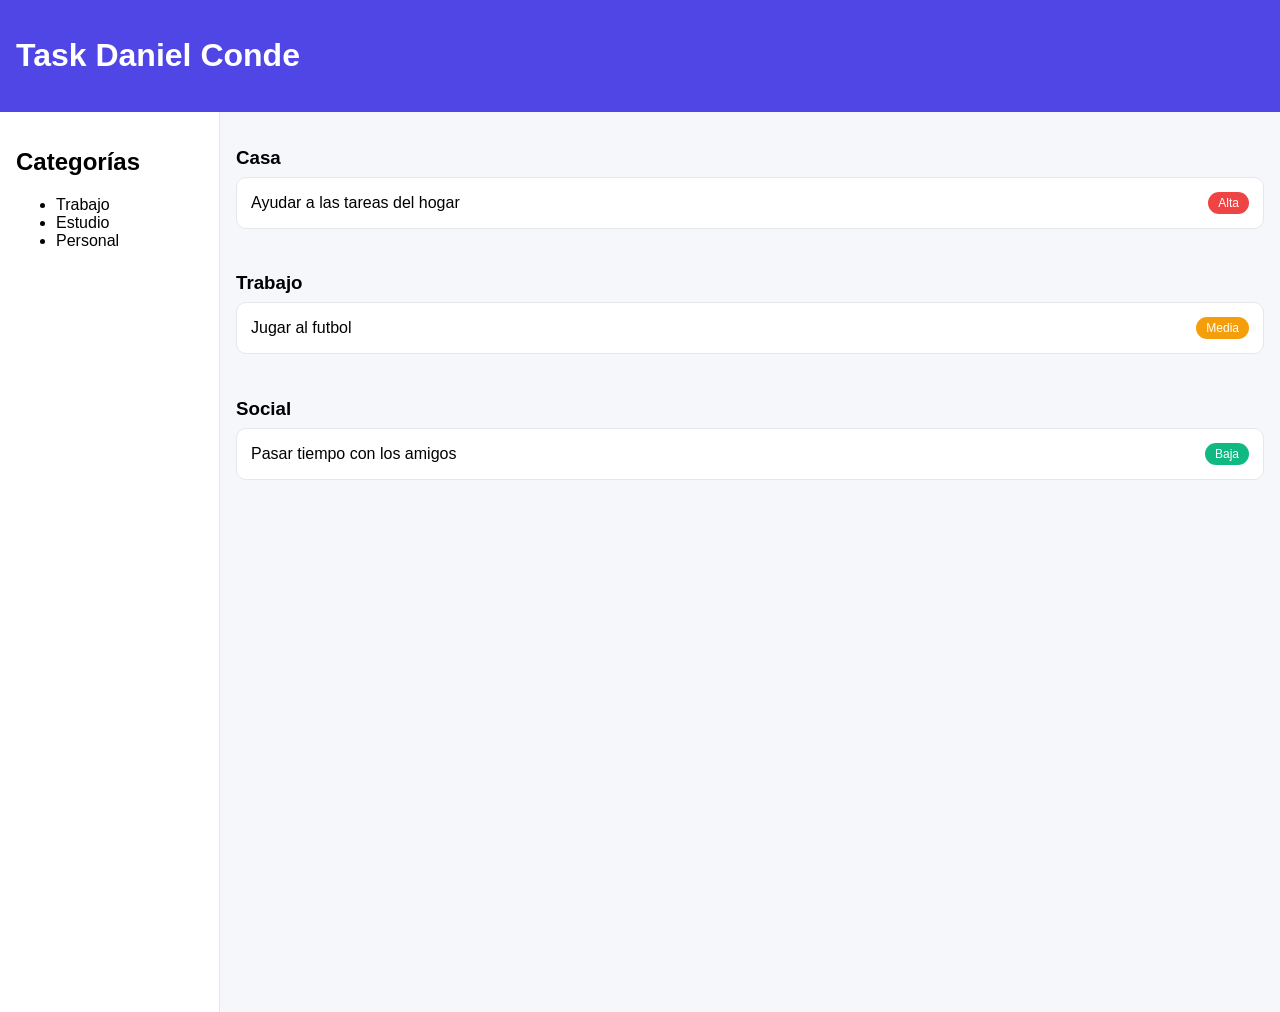
<file: Task Daniel Conde.html>
<!DOCTYPE html>
<html lang="es">
<head>
  <meta charset="UTF-8">
  <meta name="viewport" content="width=device-width, initial-scale=1.0">
  <title>Task Daniel Conde</title>
  <link rel="stylesheet" href="CSS Daniel Conde Task1.css">
</head>
<body>
<header class="header">
  <h1>Task Daniel Conde</h1>
</header>

<div class="layout">

  <aside class="sidebar">
    <h2>Categorías</h2>
    <ul>
      <li>Trabajo</li>
      <li>Estudio</li>
      <li>Personal</li>
    </ul>
  </aside>

  <main class="main">
   <section class="tasks">

  <div class="category-group">
    <h3>Casa</h3>

    <article class="task high">
      <span class="title">Ayudar a las tareas del hogar</span>
      <span class="badge">Alta</span>
    </article>
  </div>

  <div class="category-group">
    <h3>Trabajo</h3>

    <article class="task medium">
      <span class="title">Jugar al futbol</span>
      <span class="badge">Media</span>
    </article>
  </div>

  <div class="category-group">
    <h3>Social</h3>

    <article class="task low">
      <span class="title">Pasar tiempo con los amigos</span>
      <span class="badge">Baja</span>
    </article>
  </div>

</section>
  </main>

</div>

</body>
</html>
</file>
<file: CSS Daniel Conde Task1.css>
:root {
  --color-bg: #f5f7fb;
  --color-primary: #4f46e5;
  --color-sidebar: #ffffff;
  --color-card: #ffffff;
  --color-border: #e5e7eb;

  --high: #ef4444;
  --medium: #f59e0b;
  --low: #10b981;

  --font-main: Arial, sans-serif;

  --space: 16px;
  --radius: 10px;
}

* {
  box-sizing: border-box;
}

body {
  margin: 0;
  font-family: var(--font-main);
  background: var(--color-bg);
}

.header {
  background: var(--color-primary);
  color: white;
  padding: var(--space);
}

.layout {
  display: flex;
  min-height: 100vh;
}

.sidebar {
  width: 220px;
  background: var(--color-sidebar);
  padding: var(--space);
  border-right: 1px solid var(--color-border);
}

.main {
  flex: 1;
  padding: var(--space);
}

.tasks{
  display: flex;
  flex-direction: column;
  gap: 25px;
}

.category-group h3{
  margin-bottom: 8px;
}

.task{
  display: flex;
  justify-content: space-between;
  align-items: center;
}



.task {
  display: flex;
  justify-content: space-between;
  align-items: center;
  background: var(--color-card);
  padding: 14px;
  border-radius: var(--radius);
  border: 1px solid var(--color-border);

  
  transition: transform 0.2s ease, box-shadow 0.2s ease;
}

.task:hover {
  transform: translateY(-3px);
  box-shadow: 0 6px 14px rgba(0,0,0,0.1);
}

.badge {
  padding: 4px 10px;
  border-radius: 20px;
  color: white;
  font-size: 12px;
}

.high .badge { background: var(--high); }
.medium .badge { background: var(--medium); }
.low .badge { background: var(--low); }

@media (max-width: 768px) {

  .layout {
    flex-direction: column;
  }

  .sidebar {
    width: 100%;
    border-right: none;
    border-bottom: 1px solid var(--color-border);
  }

}
</file>
